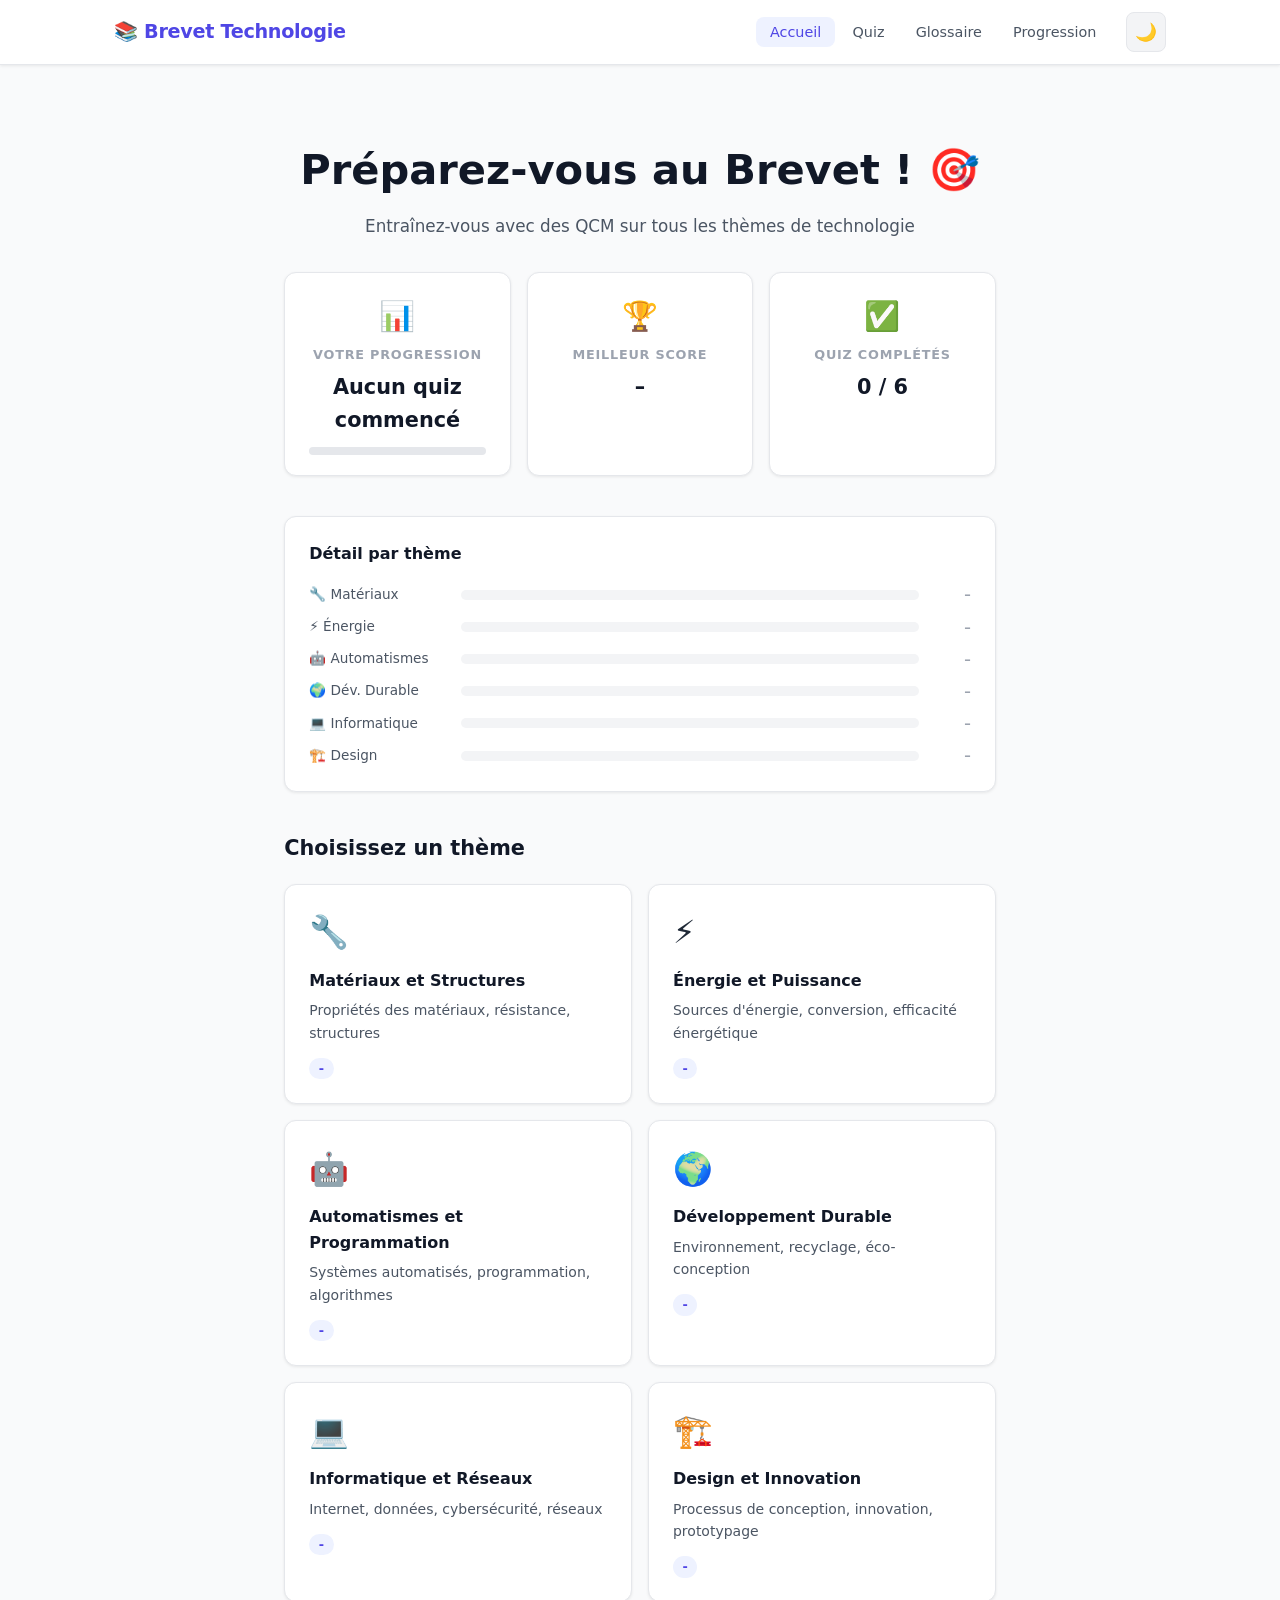
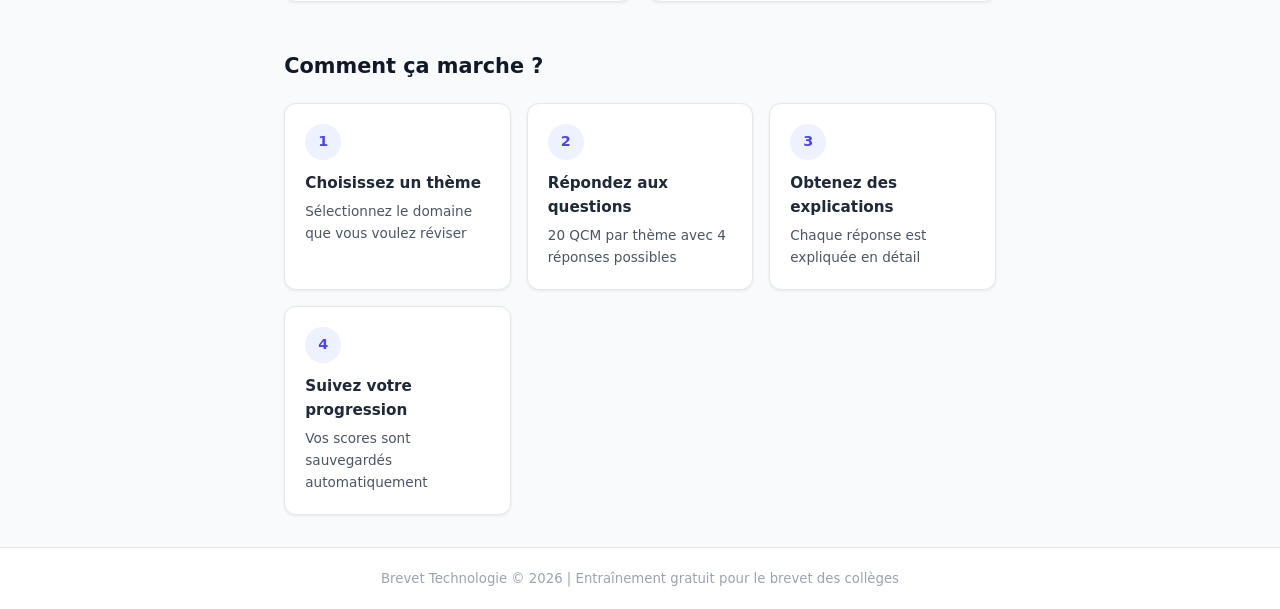
<file: index.html>
<!DOCTYPE html>
<html lang="fr">
<head>
    <meta charset="UTF-8">
    <meta name="viewport" content="width=device-width, initial-scale=1.0">
    <title>Brevet Technologie - Entraînement</title>
    <link rel="stylesheet" href="styles.css">
</head>
<body>
    <nav class="navbar">
        <div class="nav-container">
            <h1 class="logo">📚 Brevet Technologie</h1>
            <div style="display: flex; align-items: center; gap: 1rem;">
                <ul class="nav-links">
                    <li><a href="index.html" class="active">Accueil</a></li>
                    <li><a href="quiz.html">Quiz</a></li>
                    <li><a href="fiches.html">Glossaire</a></li>
                    <li><a href="#progression">Progression</a></li>
                </ul>
                <button id="theme-toggle" class="theme-toggle" title="Mode sombre" onclick="toggleDarkMode()">🌙</button>
            </div>
        </div>
    </nav>

    <div class="container">
        <header class="hero">
            <h1>Préparez-vous au Brevet ! 🎯</h1>
            <p>Entraînez-vous avec des QCM sur tous les thèmes de technologie</p>
        </header>

        <section class="stats-section" id="progression">
            <div class="stat-card">
                <div class="stat-icon">📊</div>
                <h3>Votre progression</h3>
                <p id="progression-text">Aucun quiz commencé</p>
                <div class="progress-bar">
                    <div class="progress-fill" id="progress-fill"></div>
                </div>
            </div>

            <div class="stat-card">
                <div class="stat-icon">🏆</div>
                <h3>Meilleur score</h3>
                <p id="best-score">-</p>
            </div>

            <div class="stat-card">
                <div class="stat-icon">✅</div>
                <h3>Quiz complétés</h3>
                <p id="completed-quizzes">0</p>
            </div>
        </section>

        <section class="progress-detail-section">
            <h2>Détail par thème</h2>
            <div id="progress-detail" class="progress-detail-grid">
                <p style="color:var(--gray-400);font-size:.9rem;">Complétez des quiz pour voir votre progression ici.</p>
            </div>
        </section>

        <section class="themes-section">
            <h2>Choisissez un thème</h2>
            <div class="themes-grid">
                <div class="theme-card" onclick="startQuiz('materiaux')">
                    <div class="theme-icon">🔧</div>
                    <h3>Matériaux et Structures</h3>
                    <p>Propriétés des matériaux, résistance, structures</p>
                    <div class="theme-stats">
                        <span id="score-materiaux">-</span>
                    </div>
                </div>

                <div class="theme-card" onclick="startQuiz('energie')">
                    <div class="theme-icon">⚡</div>
                    <h3>Énergie et Puissance</h3>
                    <p>Sources d'énergie, conversion, efficacité énergétique</p>
                    <div class="theme-stats">
                        <span id="score-energie">-</span>
                    </div>
                </div>

                <div class="theme-card" onclick="startQuiz('automatismes')">
                    <div class="theme-icon">🤖</div>
                    <h3>Automatismes et Programmation</h3>
                    <p>Systèmes automatisés, programmation, algorithmes</p>
                    <div class="theme-stats">
                        <span id="score-automatismes">-</span>
                    </div>
                </div>

                <div class="theme-card" onclick="startQuiz('developpement')">
                    <div class="theme-icon">🌍</div>
                    <h3>Développement Durable</h3>
                    <p>Environnement, recyclage, éco-conception</p>
                    <div class="theme-stats">
                        <span id="score-developpement">-</span>
                    </div>
                </div>

                <div class="theme-card" onclick="startQuiz('informatique')">
                    <div class="theme-icon">💻</div>
                    <h3>Informatique et Réseaux</h3>
                    <p>Internet, données, cybersécurité, réseaux</p>
                    <div class="theme-stats">
                        <span id="score-informatique">-</span>
                    </div>
                </div>

                <div class="theme-card" onclick="startQuiz('design')">
                    <div class="theme-icon">🏗️</div>
                    <h3>Design et Innovation</h3>
                    <p>Processus de conception, innovation, prototypage</p>
                    <div class="theme-stats">
                        <span id="score-design">-</span>
                    </div>
                </div>
            </div>
        </section>

        <section class="info-section">
            <h2>Comment ça marche ?</h2>
            <div class="info-grid">
                <div class="info-card">
                    <div class="info-number">1</div>
                    <h3>Choisissez un thème</h3>
                    <p>Sélectionnez le domaine que vous voulez réviser</p>
                </div>
                <div class="info-card">
                    <div class="info-number">2</div>
                    <h3>Répondez aux questions</h3>
                    <p>20 QCM par thème avec 4 réponses possibles</p>
                </div>
                <div class="info-card">
                    <div class="info-number">3</div>
                    <h3>Obtenez des explications</h3>
                    <p>Chaque réponse est expliquée en détail</p>
                </div>
                <div class="info-card">
                    <div class="info-number">4</div>
                    <h3>Suivez votre progression</h3>
                    <p>Vos scores sont sauvegardés automatiquement</p>
                </div>
            </div>
        </section>
    </div>

    <footer>
        <p>Brevet Technologie © 2026 | Entraînement gratuit pour le brevet des collèges</p>
    </footer>

    <script src="script.js"></script>
    <script>
        const THEMES = [
            { id: 'materiaux',     label: '🔧 Matériaux' },
            { id: 'energie',       label: '⚡ Énergie' },
            { id: 'automatismes',  label: '🤖 Automatismes' },
            { id: 'developpement', label: '🌍 Dév. Durable' },
            { id: 'informatique',  label: '💻 Informatique' },
            { id: 'design',        label: '🏗️ Design' }
        ];

        function scoreColor(s) {
            if (s >= 80) return '#16a34a';
            if (s >= 50) return '#d97706';
            return '#dc2626';
        }

        function loadProgress() {
            const scores = JSON.parse(localStorage.getItem('brevetsScores')) || {};
            let totalScore = 0, completedCount = 0, bestScore = 0;

            THEMES.forEach(({ id }) => {
                if (scores[id] !== undefined) {
                    const s = scores[id];
                    totalScore += s;
                    completedCount++;
                    bestScore = Math.max(bestScore, s);

                    // Badge score sur chaque carte thème
                    const el = document.getElementById(`score-${id}`);
                    if (el) {
                        el.textContent = `${s}%`;
                        el.style.background = scoreColor(s) + '22';
                        el.style.color = scoreColor(s);
                    }
                }
            });

            const avgScore = completedCount > 0 ? Math.round(totalScore / completedCount) : 0;

            // Stats globales
            document.getElementById('completed-quizzes').textContent = completedCount + ' / 6';
            document.getElementById('progression-text').textContent =
                completedCount > 0 ? `${avgScore}% de moyenne` : 'Aucun quiz commencé';

            // Barre de progression globale (délai pour l'animation CSS)
            setTimeout(() => {
                document.getElementById('progress-fill').style.width = avgScore + '%';
            }, 100);

            document.getElementById('best-score').textContent =
                bestScore > 0 ? `${bestScore}%` : '–';

            // Grille de progression détaillée
            const grid = document.getElementById('progress-detail');
            if (!grid) return;
            grid.innerHTML = '';
            THEMES.forEach(({ id, label }) => {
                const s = scores[id];
                const done = s !== undefined;
                const pct = done ? s : 0;
                const color = done ? scoreColor(s) : '#9ca3af';
                grid.innerHTML += `
                    <div class="prog-row">
                        <span class="prog-label">${label}</span>
                        <div class="prog-bar-wrap">
                            <div class="prog-bar-fill" style="width:${pct}%; background:${color}"></div>
                        </div>
                        <span class="prog-pct" style="color:${color}">${done ? pct + '%' : '–'}</span>
                    </div>`;
            });
        }

        function startQuiz(theme) {
            window.location.href = `quiz.html?theme=${theme}`;
        }

        window.addEventListener('load', loadProgress);
    </script>
</body>
</html>
</file>
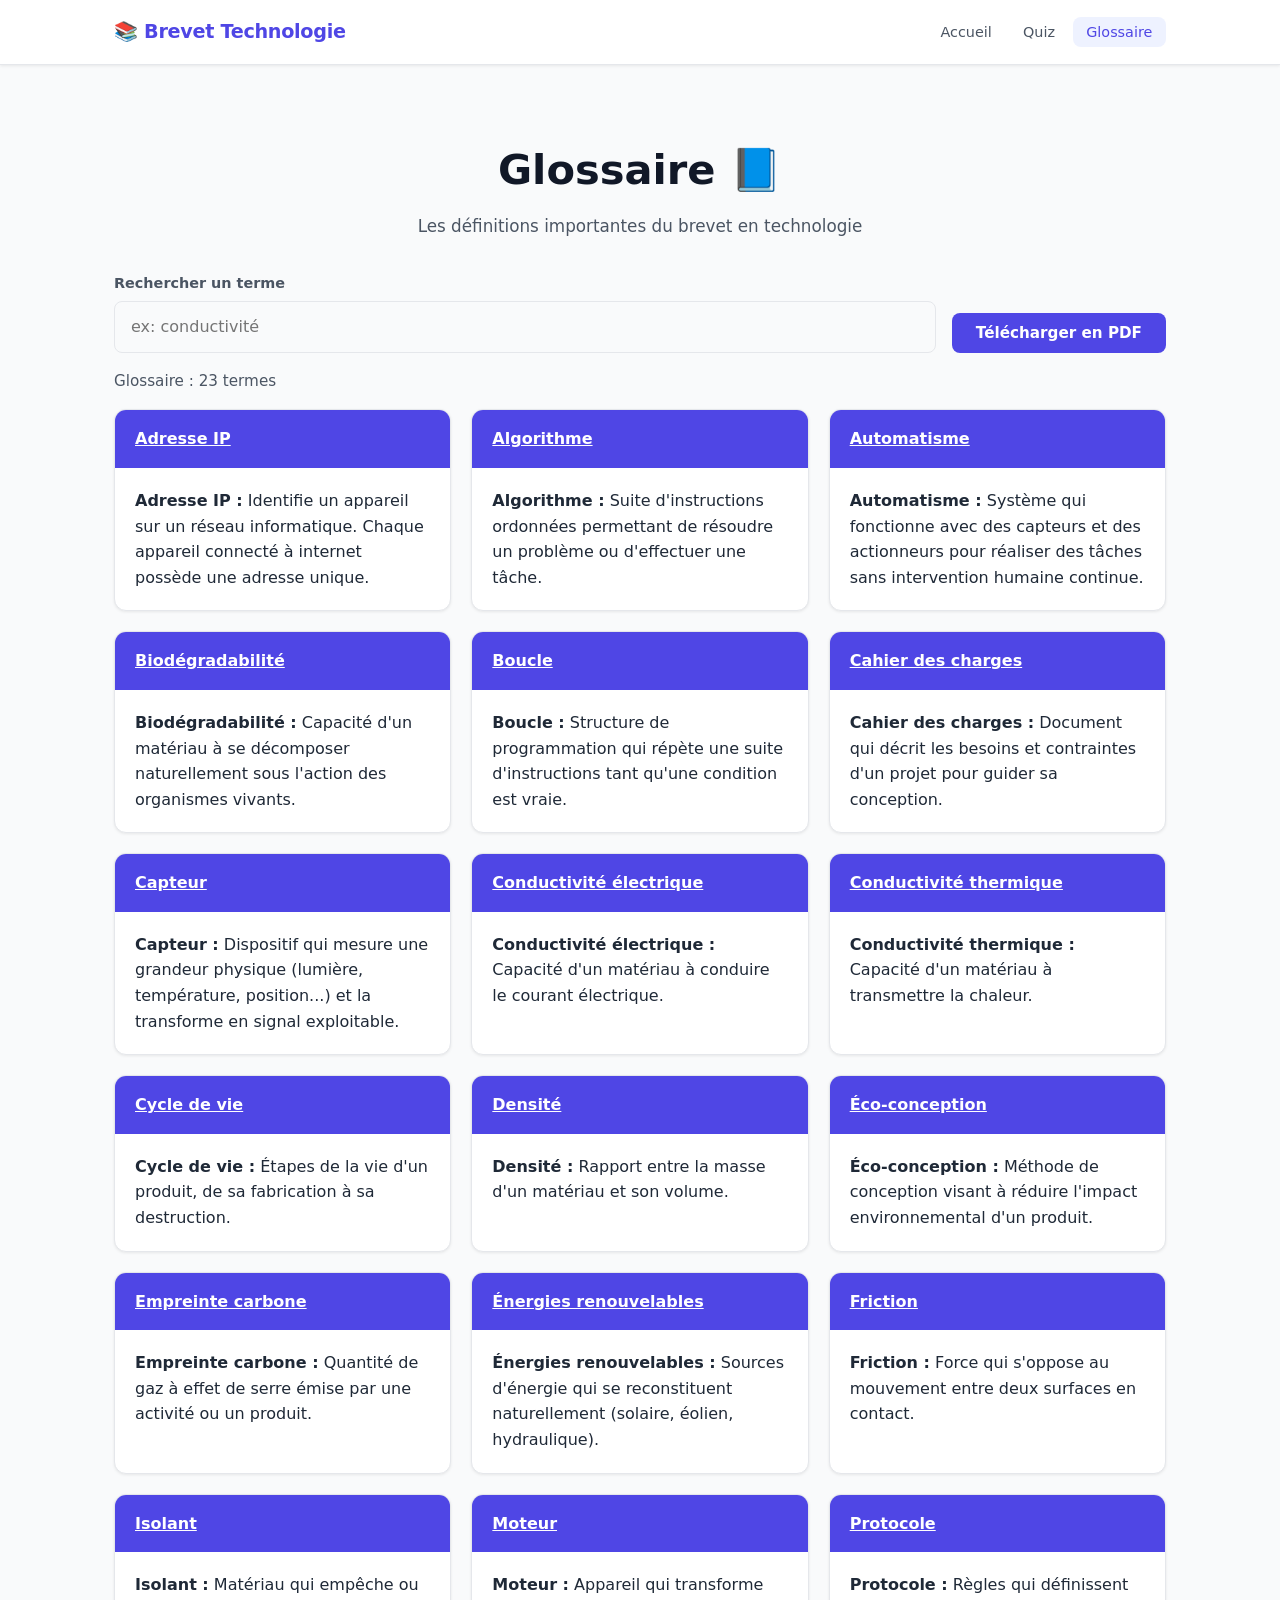
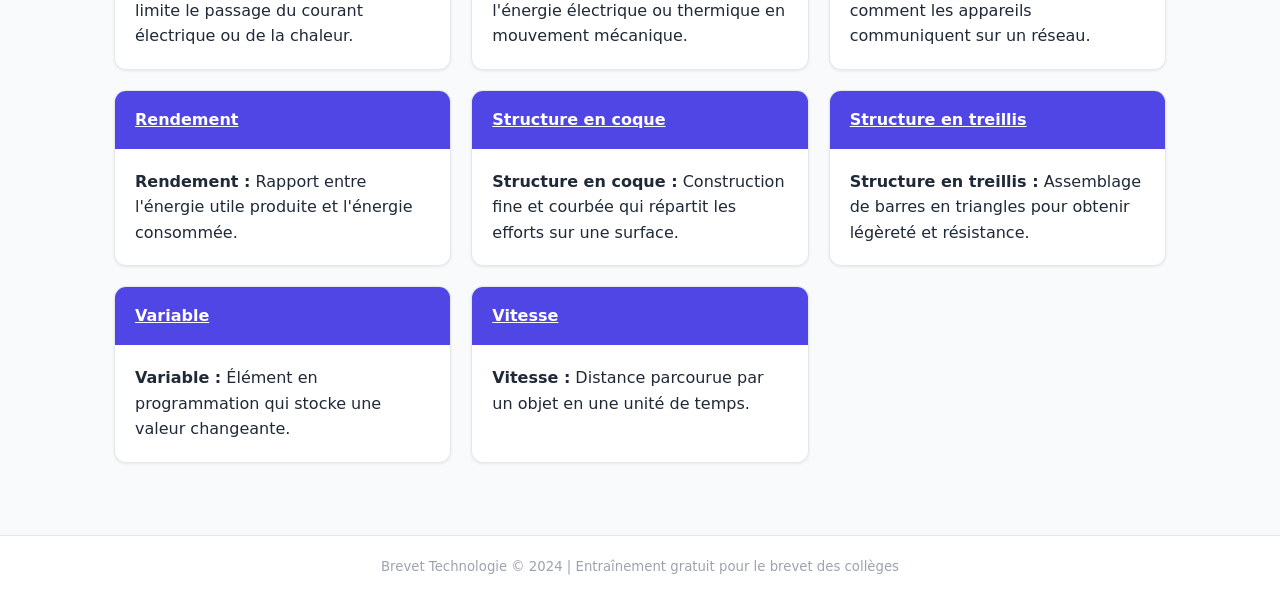
<file: fiches.html>
<!DOCTYPE html>
<html lang="fr">
<head>
    <meta charset="UTF-8">
    <meta name="viewport" content="width=device-width, initial-scale=1.0">
    <title>Glossaire - Brevet Technologie</title>
    <link rel="stylesheet" href="styles.css">
</head>
<body>
    <nav class="navbar">
        <div class="nav-container">
            <h1 class="logo">📚 Brevet Technologie</h1>
            <ul class="nav-links">
                <li><a href="index.html">Accueil</a></li>
                <li><a href="quiz.html">Quiz</a></li>
                <li><a href="fiches.html" class="active">Glossaire</a></li>
            </ul>
        </div>
    </nav>

    <div class="container">
        <header class="hero">
            <h1>Glossaire 📘</h1>
            <p>Les définitions importantes du brevet en technologie</p>
        </header>

        <div class="glossary-header">
            <div class="glossary-search">
                <label for="glossary-search-input">Rechercher un terme</label>
                <input id="glossary-search-input" type="search" placeholder="ex: conductivité" oninput="filterGlossary()" autocomplete="off">
            </div>
            <div class="glossary-actions">
                <button class="btn btn-primary" onclick="window.print()">Télécharger en PDF</button>
            </div>
        </div>

        <div id="glossary-count" class="glossary-count">Glossaire : 25 termes</div>

        <div class="fiches-container" id="glossary-container">
            <div class="fiche-card glossaire-entry">
                <div class="fiche-header">
                    <h2>Adresse IP</h2>
                </div>
                <div class="fiche-content">
                    <p><strong>Adresse IP :</strong> Identifie un appareil sur un réseau informatique. Chaque appareil connecté à internet possède une adresse unique.</p>
                </div>
            </div>
            <div class="fiche-card glossaire-entry">
                <div class="fiche-header">
                    <h2>Algorithme</h2>
                </div>
                <div class="fiche-content">
                    <p><strong>Algorithme :</strong> Suite d'instructions ordonnées permettant de résoudre un problème ou d'effectuer une tâche.</p>
                </div>
            </div>
            <div class="fiche-card glossaire-entry">
                <div class="fiche-header">
                    <h2>Automatisme</h2>
                </div>
                <div class="fiche-content">
                    <p><strong>Automatisme :</strong> Système qui fonctionne avec des capteurs et des actionneurs pour réaliser des tâches sans intervention humaine continue.</p>
                </div>
            </div>
            <div class="fiche-card glossaire-entry">
                <div class="fiche-header">
                    <h2>Biodégradabilité</h2>
                </div>
                <div class="fiche-content">
                    <p><strong>Biodégradabilité :</strong> Capacité d'un matériau à se décomposer naturellement sous l'action des organismes vivants.</p>
                </div>
            </div>
            <div class="fiche-card glossaire-entry">
                <div class="fiche-header">
                    <h2>Boucle</h2>
                </div>
                <div class="fiche-content">
                    <p><strong>Boucle :</strong> Structure de programmation qui répète une suite d'instructions tant qu'une condition est vraie.</p>
                </div>
            </div>
            <div class="fiche-card glossaire-entry">
                <div class="fiche-header">
                    <h2>Cahier des charges</h2>
                </div>
                <div class="fiche-content">
                    <p><strong>Cahier des charges :</strong> Document qui décrit les besoins et contraintes d'un projet pour guider sa conception.</p>
                </div>
            </div>
            <div class="fiche-card glossaire-entry">
                <div class="fiche-header">
                    <h2>Capteur</h2>
                </div>
                <div class="fiche-content">
                    <p><strong>Capteur :</strong> Dispositif qui mesure une grandeur physique (lumière, température, position...) et la transforme en signal exploitable.</p>
                </div>
            </div>
            <div class="fiche-card glossaire-entry">
                <div class="fiche-header">
                    <h2>Conductivité électrique</h2>
                </div>
                <div class="fiche-content">
                    <p><strong>Conductivité électrique :</strong> Capacité d'un matériau à conduire le courant électrique.</p>
                </div>
            </div>
            <div class="fiche-card glossaire-entry">
                <div class="fiche-header">
                    <h2>Conductivité thermique</h2>
                </div>
                <div class="fiche-content">
                    <p><strong>Conductivité thermique :</strong> Capacité d'un matériau à transmettre la chaleur.</p>
                </div>
            </div>
            <div class="fiche-card glossaire-entry">
                <div class="fiche-header">
                    <h2>Cycle de vie</h2>
                </div>
                <div class="fiche-content">
                    <p><strong>Cycle de vie :</strong> Étapes de la vie d'un produit, de sa fabrication à sa destruction.</p>
                </div>
            </div>
            <div class="fiche-card glossaire-entry">
                <div class="fiche-header">
                    <h2>Densité</h2>
                </div>
                <div class="fiche-content">
                    <p><strong>Densité :</strong> Rapport entre la masse d'un matériau et son volume.</p>
                </div>
            </div>
            <div class="fiche-card glossaire-entry">
                <div class="fiche-header">
                    <h2>Éco-conception</h2>
                </div>
                <div class="fiche-content">
                    <p><strong>Éco-conception :</strong> Méthode de conception visant à réduire l'impact environnemental d'un produit.</p>
                </div>
            </div>
            <div class="fiche-card glossaire-entry">
                <div class="fiche-header">
                    <h2>Empreinte carbone</h2>
                </div>
                <div class="fiche-content">
                    <p><strong>Empreinte carbone :</strong> Quantité de gaz à effet de serre émise par une activité ou un produit.</p>
                </div>
            </div>
            <div class="fiche-card glossaire-entry">
                <div class="fiche-header">
                    <h2>Énergies renouvelables</h2>
                </div>
                <div class="fiche-content">
                    <p><strong>Énergies renouvelables :</strong> Sources d'énergie qui se reconstituent naturellement (solaire, éolien, hydraulique).</p>
                </div>
            </div>
            <div class="fiche-card glossaire-entry">
                <div class="fiche-header">
                    <h2>Friction</h2>
                </div>
                <div class="fiche-content">
                    <p><strong>Friction :</strong> Force qui s'oppose au mouvement entre deux surfaces en contact.</p>
                </div>
            </div>
            <div class="fiche-card glossaire-entry">
                <div class="fiche-header">
                    <h2>Isolant</h2>
                </div>
                <div class="fiche-content">
                    <p><strong>Isolant :</strong> Matériau qui empêche ou limite le passage du courant électrique ou de la chaleur.</p>
                </div>
            </div>
            <div class="fiche-card glossaire-entry">
                <div class="fiche-header">
                    <h2>Moteur</h2>
                </div>
                <div class="fiche-content">
                    <p><strong>Moteur :</strong> Appareil qui transforme l'énergie électrique ou thermique en mouvement mécanique.</p>
                </div>
            </div>
            <div class="fiche-card glossaire-entry">
                <div class="fiche-header">
                    <h2>Protocole</h2>
                </div>
                <div class="fiche-content">
                    <p><strong>Protocole :</strong> Règles qui définissent comment les appareils communiquent sur un réseau.</p>
                </div>
            </div>
            <div class="fiche-card glossaire-entry">
                <div class="fiche-header">
                    <h2>Rendement</h2>
                </div>
                <div class="fiche-content">
                    <p><strong>Rendement :</strong> Rapport entre l'énergie utile produite et l'énergie consommée.</p>
                </div>
            </div>
            <div class="fiche-card glossaire-entry">
                <div class="fiche-header">
                    <h2>Structure en coque</h2>
                </div>
                <div class="fiche-content">
                    <p><strong>Structure en coque :</strong> Construction fine et courbée qui répartit les efforts sur une surface.</p>
                </div>
            </div>
            <div class="fiche-card glossaire-entry">
                <div class="fiche-header">
                    <h2>Structure en treillis</h2>
                </div>
                <div class="fiche-content">
                    <p><strong>Structure en treillis :</strong> Assemblage de barres en triangles pour obtenir légèreté et résistance.</p>
                </div>
            </div>
            <div class="fiche-card glossaire-entry">
                <div class="fiche-header">
                    <h2>Variable</h2>
                </div>
                <div class="fiche-content">
                    <p><strong>Variable :</strong> Élément en programmation qui stocke une valeur changeante.</p>
                </div>
            </div>
            <div class="fiche-card glossaire-entry">
                <div class="fiche-header">
                    <h2>Vitesse</h2>
                </div>
                <div class="fiche-content">
                    <p><strong>Vitesse :</strong> Distance parcourue par un objet en une unité de temps.</p>
                </div>
            </div>
        </div>
    </div>

    <footer>
        <p>Brevet Technologie © 2024 | Entraînement gratuit pour le brevet des collèges</p>
    </footer>

    <!-- Modal pour fiches détaillées -->
    <div id="detail-modal" class="modal" onclick="closeModal(event)">
        <div class="modal-content" onclick="event.stopPropagation()">
            <div class="modal-header">
                <h2 id="modal-title">Titre</h2>
                <button class="modal-close" onclick="closeModal()">✕</button>
            </div>
            <div class="modal-body" id="modal-body">
                <p>Contenu</p>
            </div>
            <div class="modal-footer">
                <button class="btn btn-secondary" onclick="closeModal()">Fermer</button>
            </div>
        </div>
    </div>

    <script>
        // Base de données des fiches détaillées
        const fichesDetaillees = {
            'Adresse IP': {
                titre: 'Adresse IP (Internet Protocol)',
                contenu: '<p><strong>Définition :</strong> Identifie de manière unique chaque appareil connecté à un réseau informatique ou à internet.</p><p><strong>Format :</strong> IPv4 (xxx.xxx.xxx.xxx) ou IPv6 (format plus long)</p><p><strong>Exemple :</strong> 192.168.1.1</p><p><strong>Rôle :</strong> Permet le routage des données entre les appareils en spécifiant l\'adresse source et destination.</p>'
            },
            'Algorithme': {
                titre: 'Algorithme',
                contenu: '<p><strong>Définition :</strong> Procédure étape par étape pour résoudre un problème ou accomplir une tâche.</p><p><strong>Caractéristiques :</strong></p><ul style="margin-left:1rem;"><li>Séquence logique d\'instructions</li><li>Début et fin clairs</li><li>Peut inclure des boucles et conditions</li></ul><p><strong>Exemple :</strong> Algorithme pour trier une liste, faire une recette de cuisine.</p>'
            },
            'Automatisme': {
                titre: 'Automatisme et Systèmes Automatisés',
                contenu: '<p><strong>Définition :</strong> Système capable de fonctionner indépendamment après sa programmation, sans intervention humaine continue.</p><p><strong>Composants :</strong></p><ul style="margin-left:1rem;"><li>Capteurs (détection)</li><li>Contrôleurs (traitement logique)</li><li>Actionneurs (exécution)</li></ul><p><strong>Exemples :</strong> Ascenseur, lave-linge, feu tricolore.</p>'
            },
            'Capteur': {
                titre: 'Capteur',
                contenu: '<p><strong>Définition :</strong> Dispositif qui détecte une grandeur physique et la transforme en signal exploitable (électrique généralement).</p><p><strong>Types courants :</strong></p><ul style="margin-left:1rem;"><li>Capteur de température</li><li>Capteur de lumière (LDR)</li><li>Capteur de proximité</li><li>Capteur de pression</li></ul><p><strong>Signal de sortie :</strong> Converti en information utilisable par le contrôleur.</p>'
            },
            'Rendement': {
                titre: 'Rendement Énergétique',
                contenu: '<p><strong>Définition :</strong> Rapport entre l\'énergie utile obtenue et l\'énergie totale consommée.</p><p><strong>Formule :</strong> η = (Énergie utile / Énergie totale) × 100%</p><p><strong>Exemples :</strong></p><ul style="margin-left:1rem;"><li>Ampoule incandescente : ~5% (95% perdus en chaleur)</li><li>LED : ~90%</li><li>Moteur mécanique : ~85%</li></ul><p><strong>Objectif :</strong> Augmenter le rendement pour réduire la consommation.</p>'
            },
            'Densité': {
                titre: 'Densité d\'un Matériau',
                contenu: '<p><strong>Définition :</strong> Rapport entre la masse d\'un objet et son volume.</p><p><strong>Formule :</strong> ρ = m / V</p><p><strong>Unité :</strong> kg/m³ ou g/cm³</p><p><strong>Exemples :</strong></p><ul style="margin-left:1rem;"><li>Eau : 1 g/cm³</li><li>Aluminium : 2.7 g/cm³</li><li>Acier : 7.8 g/cm³</li><li>Bois : 0.5-0.9 g/cm³</li></ul><p><strong>Application :</strong> Choisir des matériaux légers pour réduire la masse.</p>'
            },
            'Structure en treillis': {
                titre: 'Structure en Treillis',
                contenu: '<p><strong>Définition :</strong> Assemblage de barres minces formant des triangles pour obtenir légèreté et grande résistance.</p><p><strong>Avantages :</strong></p><ul style="margin-left:1rem;"><li>Légère (peu de matière)</li><li>Très résistante</li><li>Répartition efficace des efforts</li></ul><p><strong>Exemples :</strong> Ponts, tours Eiffel, structures aéronautiques.</p><p><strong>Principe :</strong> Le triangle est la forme la plus rigide, contrairement au rectangle.</p>'
            },
            'Boucle': {
                titre: 'Boucle en Programmation',
                contenu: '<p><strong>Définition :</strong> Structure de programmation qui répète une suite d\'instructions tant qu\'une condition est vraie.</p><p><strong>Types :</strong></p><ul style="margin-left:1rem;"><li>Boucle FOR : répète un nombre défini de fois</li><li>Boucle WHILE : répète tant qu\'une condition est vraie</li></ul><p><strong>Exemple :</strong> Afficher les nombres de 1 à 10.</p><p><strong>Syntaxe Python :</strong> for i in range(10)</p>'
            },
            'Cahier des charges': {
                titre: 'Cahier des Charges',
                contenu: '<p><strong>Définition :</strong> Document qui décrit précisément les besoins, contraintes et objectifs d\'un projet.</p><p><strong>Contenu :</strong></p><ul style="margin-left:1rem;"><li>Objectifs du projet</li><li>Exigences fonctionnelles</li><li>Contraintes (coût, délai, matériaux)</li><li>Critères de réussite</li></ul><p><strong>Importance :</strong> Guide la conception et permet de valider que le produit fini répond aux attentes.</p>'
            },
            'Conductivité électrique': {
                titre: 'Conductivité Électrique',
                contenu: '<p><strong>Définition :</strong> Capacité d\'un matériau à laisser passer le courant électrique.</p><p><strong>Bons conducteurs :</strong></p><ul style="margin-left:1rem;"><li>Cuivre (meilleur)</li><li>Argent</li><li>Aluminium</li><li>Acier</li></ul><p><strong>Isolants :</strong> Bois, plastique, verre, caoutchouc.</p><p><strong>Application :</strong> Choix des matériaux pour les fils électriques et câbles.</p>'
            },
            'Conductivité thermique': {
                titre: 'Conductivité Thermique',
                contenu: '<p><strong>Définition :</strong> Capacité d\'un matériau à conduire la chaleur.</p><p><strong>Bons conducteurs thermiques :</strong></p><ul style="margin-left:1rem;"><li>Métaux (cuivre, aluminium)</li><li>Efficaces pour dissiper la chaleur</li></ul><p><strong>Mauvais conducteurs (isolants) :</strong> Laine, liège, mousses, polystyrène.</p><p><strong>Application :</strong> Isolation thermique des maisons, dissipateurs de chaleur en électronique.</p>'
            },
            'Cycle de vie': {
                titre: 'Cycle de Vie d\'un Produit',
                contenu: '<p><strong>Définition :</strong> Ensemble des étapes d\'un produit de sa création à son élimination.</p><p><strong>Étapes :</strong></p><ul style="margin-left:1rem;"><li>Extraction des matières premières</li><li>Fabrication et transport</li><li>Utilisation par le consommateur</li><li>Fin de vie (recyclage ou destruction)</li></ul><p><strong>Importance :</strong> Évaluer l\'impact environnemental total du produit.</p>'
            },
            'Éco-conception': {
                titre: 'Éco-conception',
                contenu: '<p><strong>Définition :</strong> Méthode de conception visant à réduire l\'impact environnemental d\'un produit dès sa création.</p><p><strong>Principes :</strong></p><ul style="margin-left:1rem;"><li>Minimiser les matières premières</li><li>Utiliser des matériaux recyclables</li><li>Prévoir le recyclage en fin de vie</li><li>Réduire la consommation d\'énergie</li></ul><p><strong>Objectif :</strong> Créer un produit durable.</p>'
            },
            'Empreinte carbone': {
                titre: 'Empreinte Carbone',
                contenu: '<p><strong>Définition :</strong> Quantité totale de gaz à effet de serre (CO₂) émis par une activité, un produit ou une personne.</p><p><strong>Sources :</strong></p><ul style="margin-left:1rem;"><li>Fabrication du produit</li><li>Transport et logistique</li><li>Utilisation</li><li>Destruction</li></ul><p><strong>Unité :</strong> Kilogrammes ou tonnes équivalent CO₂ (kg CO₂eq).</p><p><strong>Objectif :</strong> Réduire les émissions pour lutter contre le changement climatique.</p>'
            },
            'Énergies renouvelables': {
                titre: 'Énergies Renouvelables',
                contenu: '<p><strong>Définition :</strong> Sources d\'énergie qui se reconstituent naturellement et peuvent être utilisées indéfiniment.</p><p><strong>Types :</strong></p><ul style="margin-left:1rem;"><li>Énergie solaire (panneaux photovoltaïques)</li><li>Énergie éolienne (éoliennes)</li><li>Énergie hydraulique (barrages)</li><li>Énergie géothermique (chaleur terrestre)</li><li>Biomasse (bois, déchets organiques)</li></ul><p><strong>Avantage :</strong> Respectueuses de l\'environnement et inépuisables.</p>'
            },
            'Friction': {
                titre: 'Friction (Frottement)',
                contenu: '<p><strong>Définition :</strong> Force qui s\'oppose au mouvement entre deux surfaces en contact.</p><p><strong>Types :</strong></p><ul style="margin-left:1rem;"><li>Friction statique : empêche le mouvement</li><li>Friction cinétique : ralentit le mouvement</li></ul><p><strong>Facteurs :</strong> Dépend des matériaux, de la rugosité, et de la force appliquée.</p><p><strong>Application :</strong> Freins automobiles, chaussures antidérapantes.</p>'
            },
            'Isolant': {
                titre: 'Matériau Isolant',
                contenu: '<p><strong>Définition :</strong> Matériau qui empêche ou limite le passage du courant électrique ou de la chaleur.</p><p><strong>Isolants thermiques :</strong> Laine, mousse, polystyrène, vermiculite.</p><p><strong>Isolants électriques :</strong> Plastique, caoutchouc, porcelaine, verre.</p><p><strong>Applications :</strong></p><ul style="margin-left:1rem;"><li>Gaines des fils électriques</li><li>Isolation des parois des maisons</li><li>Refroidisseurs de boisson</li></ul>'
            },
            'Moteur': {
                titre: 'Moteur',
                contenu: '<p><strong>Définition :</strong> Appareil qui transforme une forme d\'énergie en mouvement mécanique.</p><p><strong>Types :</strong></p><ul style="margin-left:1rem;"><li>Moteur électrique : énergie électrique → mouvement</li><li>Moteur thermique : énergie chimique (combustion) → mouvement</li><li>Moteur hydraulique : pression de fluide → mouvement</li></ul><p><strong>Rendement :</strong> Les moteurs électriques ont un rendement très élevé (~90%).</p>'
            },
            'Protocole': {
                titre: 'Protocole Réseau',
                contenu: '<p><strong>Définition :</strong> Ensemble de règles qui définissent comment les appareils communiquent sur un réseau.</p><p><strong>Protocoles courants :</strong></p><ul style="margin-left:1rem;"><li>TCP/IP : transmettre les données sur internet</li><li>HTTP/HTTPS : consulter des pages web</li><li>SMTP : envoyer des emails</li><li>DNS : traduire les domaines en adresses IP</li></ul><p><strong>Importance :</strong> Assure la compatibilité entre les appareils.</p>'
            },
            'Structure en coque': {
                titre: 'Structure en Coque',
                contenu: '<p><strong>Définition :</strong> Construction fine et courbe qui répartit les efforts sur toute sa surface.</p><p><strong>Caractéristiques :</strong></p><ul style="margin-left:1rem;"><li>Très légère</li><li>Extrêmement rigide</li><li>Répartition efficace des contraintes</li></ul><p><strong>Exemples :</strong> Coque d\'œuf, carrosserie automobile, fuselage d\'avion.</p><p><strong>Principe :</strong> La forme courbe augmente considérablement la résistance.</p>'
            },
            'Variable': {
                titre: 'Variable en Programmation',
                contenu: '<p><strong>Définition :</strong> Élément de programmation qui stocke une valeur (nombre, texte, booléen) pouvant changer.</p><p><strong>Déclaration :</strong> Créer une variable avec un nom et une valeur.</p><p><strong>Types :</strong></p><ul style="margin-left:1rem;"><li>Entiers (int) : 5, 42</li><li>Texte (string) : "Bonjour"</li><li>Décimaux (float) : 3.14</li><li>Booléens (bool) : True, False</li></ul><p><strong>Exemple Python :</strong> nom = "Alice"</p>'
            },
            'Vitesse': {
                titre: 'Vitesse',
                contenu: '<p><strong>Définition :</strong> Distance parcourue par un objet en une unité de temps.</p><p><strong>Formule :</strong> v = d / t (distance / temps)</p><p><strong>Unités :</strong></p><ul style="margin-left:1rem;"><li>m/s (mètres par seconde)</li><li>km/h (kilomètres par heure)</li><li>1 m/s = 3.6 km/h</li></ul><p><strong>Distinction :</strong> Vitesse moyenne vs vitesse instantanée.</p>'
            }
        };

        function openModal(terme) {
            const fiche = fichesDetaillees[terme] || { 
                titre: terme,
                contenu: '<p>Fiche détaillée à ajouter...</p>'
            };
            
            document.getElementById('modal-title').textContent = fiche.titre;
            document.getElementById('modal-body').innerHTML = fiche.contenu;
            document.getElementById('detail-modal').classList.add('show');
        }

        function closeModal(event) {
            if (event && event.target.id !== 'detail-modal') return;
            document.getElementById('detail-modal').classList.remove('show');
        }

        // Rendre les termes du glossaire cliquables
        document.addEventListener('DOMContentLoaded', function() {
            document.querySelectorAll('.glossaire-entry .fiche-header h2').forEach(el => {
                el.style.cursor = 'pointer';
                el.style.textDecoration = 'underline';
                el.addEventListener('click', function(e) {
                    openModal(this.textContent);
                });
            });
        });
    </script>

    <script>
        function getGlossaryCount() {
            return document.querySelectorAll('.glossaire-entry').length;
        }

        function updateGlossaryCount(count = null) {
            const countDisplay = document.getElementById('glossary-count');
            const visibleCount = count !== null ? count : getGlossaryCount();
            countDisplay.textContent = `Glossaire : ${visibleCount} terme${visibleCount > 1 ? 's' : ''}`;
        }

        function filterGlossary() {
            const query = document.getElementById('glossary-search-input').value.trim().toLowerCase();
            const entries = document.querySelectorAll('.glossaire-entry');
            let visibleCount = 0;

            entries.forEach(entry => {
                const text = entry.textContent.toLowerCase();
                if (text.includes(query)) {
                    entry.style.display = '';
                    visibleCount++;
                } else {
                    entry.style.display = 'none';
                }
            });

            updateGlossaryCount(visibleCount);
        }

        window.addEventListener('load', () => updateGlossaryCount());
    </script>
</body>
</html>
</file>
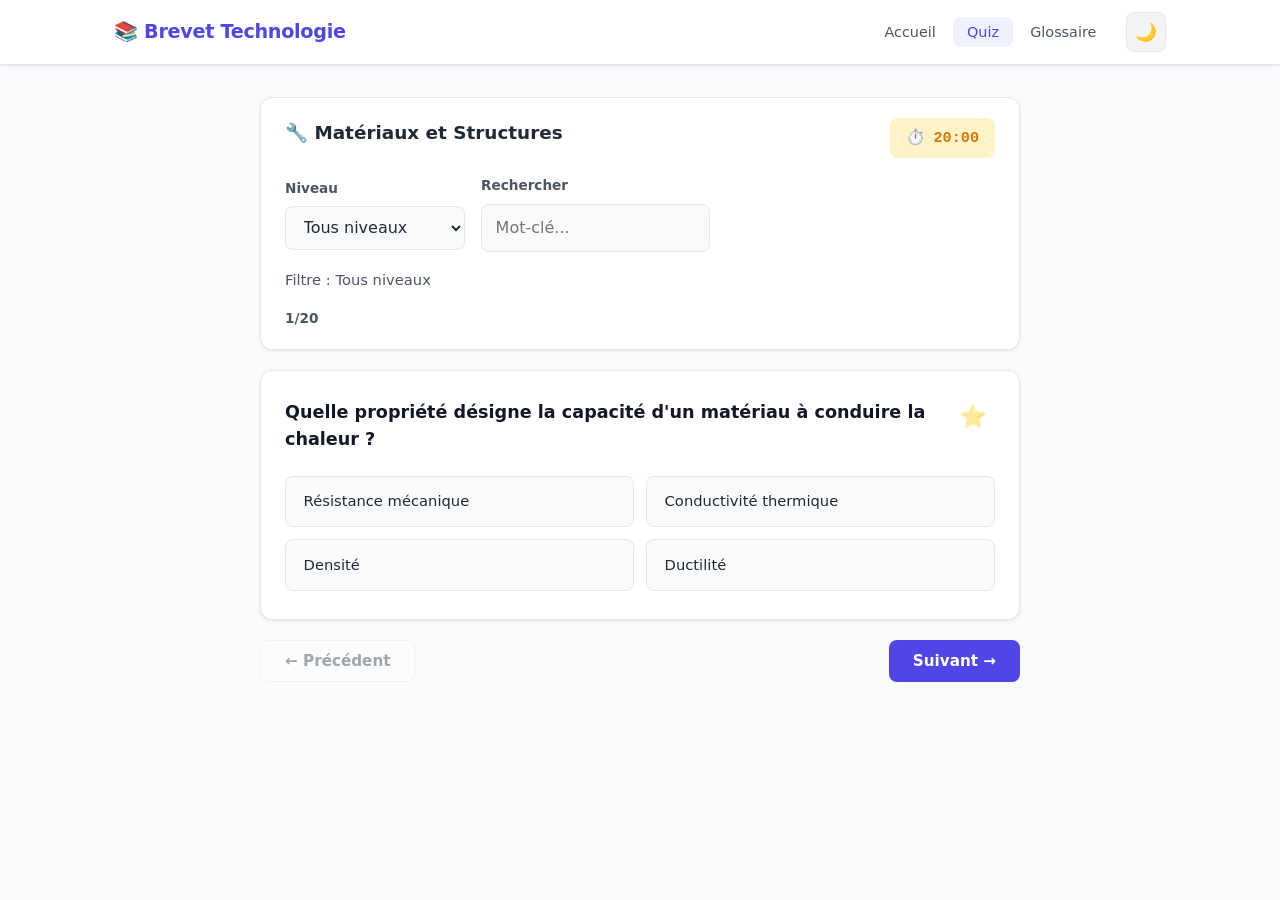
<file: quiz.html>
<!DOCTYPE html>
<html lang="fr">
<head>
    <meta charset="UTF-8">
    <meta name="viewport" content="width=device-width, initial-scale=1.0">
    <title>Quiz - Brevet Technologie</title>
    <link rel="stylesheet" href="styles.css">
</head>
<body>
    <nav class="navbar">
        <div class="nav-container">
            <h1 class="logo">📚 Brevet Technologie</h1>
            <div style="display: flex; align-items: center; gap: 1rem;">
                <ul class="nav-links">
                    <li><a href="index.html">Accueil</a></li>
                    <li><a href="quiz.html" class="active">Quiz</a></li>
                    <li><a href="fiches.html">Glossaire</a></li>
                </ul>
                <button id="theme-toggle" class="theme-toggle" title="Mode sombre" onclick="toggleDarkMode()">🌙</button>
            </div>
        </div>
    </nav>

    <div class="container">
        <div id="quiz-container" class="quiz-container">
            <div class="quiz-header">
                <div style="display: flex; justify-content: space-between; align-items: start; margin-bottom: 1rem; gap: 1rem; flex-wrap: wrap;">
                    <div>
                        <h2 id="theme-title"></h2>
                    </div>
                    <div class="quiz-timer">
                        <span id="timer-display">20:00</span>
                    </div>
                </div>

                <div class="quiz-options">
                    <div class="option-block">
                        <label for="difficulty-select">Niveau</label>
                        <select id="difficulty-select" onchange="applyFilters()">
                            <option value="all">Tous niveaux</option>
                            <option value="easy">Facile</option>
                            <option value="medium">Intermédiaire</option>
                            <option value="hard">Difficile</option>
                        </select>
                    </div>
                    <div class="option-block search-block">
                        <label for="search-input">Rechercher</label>
                        <input id="search-input" type="search" placeholder="Mot-clé..." oninput="applyFilters()" autocomplete="off">
                    </div>
                </div>
                <p id="filter-message" class="filter-message">Affiche toutes les questions du thème.</p>
                <div id="no-results" class="no-results" style="display:none;">
                    <p>Aucune question trouvée. Essayez un autre mot-clé ou niveau.</p>
                </div>
                <div class="quiz-progress">
                    <span id="question-counter">1/20</span>
                    <div class="progress-bar">
                        <div class="progress-fill" id="quiz-progress"></div>
                    </div>
                </div>
            </div>

            <div class="question-section">
                <div style="display: flex; justify-content: space-between; align-items: start; gap: 1rem;">
                    <h3 id="question-text" style="flex: 1;"></h3>
                    <button id="favorite-btn" class="favorite-btn" title="Ajouter aux favoris" onclick="toggleFavorite()">⭐</button>
                </div>
                <div class="answers-grid" id="answers-grid"></div>
            </div>

            <div class="quiz-controls">
                <button id="prev-btn" class="btn btn-secondary" onclick="previousQuestion()">← Précédent</button>
                <button id="next-btn" class="btn btn-primary" onclick="nextQuestion()">Suivant →</button>
            </div>
        </div>

        <div id="results-container" class="results-container" style="display: none;">
            <div class="results-card">
                <h2>Résultats</h2>
                <div class="score-display">
                    <div class="score-circle">
                        <span id="final-score">0</span>%
                    </div>
                </div>
                <p id="score-message"></p>
                
                <div class="results-stats">
                    <div class="result-stat">
                        <span class="stat-label">Bonnes réponses</span>
                        <span class="stat-value" id="correct-count">0</span>
                    </div>
                    <div class="result-stat">
                        <span class="stat-label">Mauvaises réponses</span>
                        <span class="stat-value" id="wrong-count">0</span>
                    </div>
                </div>

                <div class="review-section">
                    <h3>Revoir vos réponses</h3>
                    <div id="review-container"></div>
                </div>

                <div class="results-actions">
                    <button class="btn btn-primary" onclick="location.href='index.html'">Retour à l'accueil</button>
                    <button class="btn btn-secondary" onclick="location.reload()">Recommencer</button>
                </div>
            </div>
        </div>
    </div>

    <script src="script.js"></script>
    <script src="questions.js"></script>
    <script>
        let currentQuestion = 0;
        let userAnswers = [];
        let currentTheme = '';
        let quizQuestions = [];
        let allQuizQuestions = [];
        let currentDifficulty = 'all';
        let currentSearch = '';

        function initQuiz() {
            const params = new URLSearchParams(window.location.search);
            currentTheme = params.get('theme') || 'materiaux';
            
            const themeTitles = {
                'materiaux': '🔧 Matériaux et Structures',
                'energie': '⚡ Énergie et Puissance',
                'automatismes': '🤖 Automatismes et Programmation',
                'developpement': '🌍 Développement Durable',
                'informatique': '💻 Informatique et Réseaux',
                'design': '🏗️ Design et Innovation'
            };

            document.getElementById('theme-title').textContent = themeTitles[currentTheme];
            currentDifficulty = 'all';
            currentSearch = '';
            document.getElementById('difficulty-select').value = 'all';
            document.getElementById('search-input').value = '';
            document.getElementById('filter-message').textContent = 'Affiche toutes les questions du thème.';

            const rawQuestions = allQuestions[currentTheme] || [];
            allQuizQuestions = rawQuestions.map((question, index) => ({
                ...question,
                difficulty: question.difficulty || getDefaultDifficulty(index, rawQuestions.length)
            }));

            applyFilters();
            startTimer(20); // Démarrer le timer de 20 minutes
        }

        function getDefaultDifficulty(index, length) {
            const chunk = Math.ceil(length / 3);
            if (index < chunk) return 'easy';
            if (index < chunk * 2) return 'medium';
            return 'hard';
        }

        function applyFilters() {
            currentDifficulty = document.getElementById('difficulty-select').value;
            currentSearch = document.getElementById('search-input').value.trim().toLowerCase();

            quizQuestions = allQuizQuestions.filter(q => {
                const matchesDifficulty = currentDifficulty === 'all' || q.difficulty === currentDifficulty;
                const matchesSearch = currentSearch === '' || q.question.toLowerCase().includes(currentSearch);
                return matchesDifficulty && matchesSearch;
            });

            if (quizQuestions.length === 0) {
                document.getElementById('quiz-container').style.display = 'none';
                document.getElementById('results-container').style.display = 'none';
                const noResults = document.getElementById('no-results');
                if (noResults) noResults.style.display = 'block';
                document.getElementById('filter-message').textContent = 'Aucune question ne correspond à votre recherche ou niveau.';
                return;
            }

            const noResults = document.getElementById('no-results');
            if (noResults) noResults.style.display = 'none';
            document.getElementById('quiz-container').style.display = 'block';
            document.getElementById('results-container').style.display = 'none';
            currentQuestion = 0;
            userAnswers = new Array(quizQuestions.length).fill(null);
            updateFilterMessage();
            displayQuestion();
        }

        function updateFilterMessage() {
            const label = document.getElementById('filter-message');
            const difficultyLabel = currentDifficulty === 'all' ? 'Tous niveaux' : currentDifficulty === 'easy' ? 'Facile' : currentDifficulty === 'medium' ? 'Intermédiaire' : 'Difficile';
            if (currentSearch === '') {
                label.textContent = `Filtre : ${difficultyLabel}`;
            } else {
                label.textContent = `Filtre : ${difficultyLabel} • Recherche : "${currentSearch}"`;
            }
        }

        function displayQuestion() {
            const question = quizQuestions[currentQuestion];
            document.getElementById('question-text').textContent = question.question;
            document.getElementById('question-counter').textContent = `${currentQuestion + 1}/${quizQuestions.length}`;
            
            const progress = ((currentQuestion + 1) / quizQuestions.length) * 100;
            document.getElementById('quiz-progress').style.width = progress + '%';

            const answersGrid = document.getElementById('answers-grid');
            answersGrid.innerHTML = '';

            question.answers.forEach((answer, index) => {
                const button = document.createElement('button');
                button.className = 'answer-btn';
                button.textContent = answer;
                button.onclick = () => selectAnswer(index);
                
                if (userAnswers[currentQuestion] === index) {
                    button.classList.add('selected');
                }
                
                answersGrid.appendChild(button);
            });

            document.getElementById('prev-btn').disabled = currentQuestion === 0;
            document.getElementById('next-btn').textContent = currentQuestion === quizQuestions.length - 1 ? 'Terminer' : 'Suivant →';
            
            // Mettre à jour l'état du bouton favoris
            const favBtn = document.getElementById('favorite-btn');
            const favorites = getFavorites(currentTheme);
            if (favorites.includes(currentQuestion)) {
                favBtn.classList.add('marked');
            } else {
                favBtn.classList.remove('marked');
            }
        }

        function selectAnswer(index) {
            userAnswers[currentQuestion] = index;
            displayQuestion();
        }

        function nextQuestion() {
            if (currentQuestion < quizQuestions.length - 1) {
                currentQuestion++;
                displayQuestion();
            } else {
                showResults();
            }
        }

        function previousQuestion() {
            if (currentQuestion > 0) {
                currentQuestion--;
                displayQuestion();
            }
        }

        // Fonction pour ajouter/enlever un favoris
        function toggleFavorite() {
            const favorites = getFavorites(currentTheme);
            const index = favorites.indexOf(currentQuestion);
            
            if (index > -1) {
                favorites.splice(index, 1); // Enlever
            } else {
                favorites.push(currentQuestion); // Ajouter
            }
            
            localStorage.setItem(`favorites_${currentTheme}`, JSON.stringify(favorites));
            
            // Rafraîchir l'affichage
            displayQuestion();
        }

        function showResults() {
            stopTimer(); // Arrêter le timer
            let correctCount = 0;
            userAnswers.forEach((answer, index) => {
                if (answer === quizQuestions[index].correct) {
                    correctCount++;
                }
            });

            const score = Math.round((correctCount / quizQuestions.length) * 100);
            
            // Sauvegarder le score
            const scores = JSON.parse(localStorage.getItem('brevetsScores')) || {};
            scores[currentTheme] = score;
            localStorage.setItem('brevetsScores', JSON.stringify(scores));

            document.getElementById('quiz-container').style.display = 'none';
            document.getElementById('results-container').style.display = 'block';
            document.getElementById('final-score').textContent = score;
            document.getElementById('correct-count').textContent = correctCount;
            document.getElementById('wrong-count').textContent = quizQuestions.length - correctCount;

            const messages = {
                90: '🏆 Excellent ! Vous maîtrisez ce thème !',
                70: '👍 Très bien ! Continuez vos révisions',
                50: '📚 Pas mal, mais il y a encore du travail',
                0: '💪 Continuez vos efforts !'
            };

            let message = messages[0];
            if (score >= 90) message = messages[90];
            else if (score >= 70) message = messages[70];
            else if (score >= 50) message = messages[50];

            document.getElementById('score-message').textContent = message;

            // Afficher les réponses
            const reviewContainer = document.getElementById('review-container');
            reviewContainer.innerHTML = '';

            quizQuestions.forEach((q, index) => {
                const isCorrect = userAnswers[index] === q.correct;
                const reviewItem = document.createElement('div');
                reviewItem.className = `review-item ${isCorrect ? 'correct' : 'incorrect'}`;
                
                reviewItem.innerHTML = `
                    <div class="review-question">
                        <strong>Question ${index + 1}:</strong> ${q.question}
                    </div>
                    <div class="review-answer">
                        <p><strong>Votre réponse:</strong> ${q.answers[userAnswers[index]]}</p>
                        <p><strong>Bonne réponse:</strong> ${q.answers[q.correct]}</p>
                        <p><strong>Explication:</strong> ${q.explanation}</p>
                    </div>
                `;
                
                reviewContainer.appendChild(reviewItem);
            });
        }

        window.addEventListener('load', initQuiz);
    </script>
</body>
</html>
</file>
<file: styles.css>
/* ===== RESET & BASE ===== */
*, *::before, *::after {
    box-sizing: border-box;
    margin: 0;
    padding: 0;
}

:root {
    --primary: #4f46e5;
    --primary-light: #eef2ff;
    --primary-dark: #3730a3;
    --success: #16a34a;
    --success-light: #dcfce7;
    --danger: #dc2626;
    --danger-light: #fee2e2;
    --warning: #d97706;
    --warning-light: #fef3c7;
    --gray-50: #f9fafb;
    --gray-100: #f3f4f6;
    --gray-200: #e5e7eb;
    --gray-400: #9ca3af;
    --gray-600: #4b5563;
    --gray-800: #1f2937;
    --gray-900: #111827;
    --bg-primary: #fff;
    --bg-secondary: #f9fafb;
    --text-primary: #1f2937;
    --text-secondary: #4b5563;
    --border-color: #e5e7eb;
    --radius: 12px;
    --radius-sm: 8px;
    --shadow-sm: 0 1px 3px rgba(0,0,0,.08);
    --shadow: 0 4px 16px rgba(0,0,0,.10);
    --shadow-lg: 0 8px 32px rgba(0,0,0,.12);
    --transition: .2s ease;
}

body.dark-mode {
    --gray-50: #0f172a;
    --gray-100: #1e293b;
    --gray-200: #334155;
    --gray-400: #94a3b8;
    --gray-600: #cbd5e1;
    --gray-800: #e2e8f0;
    --gray-900: #f1f5f9;
    --bg-primary: #1e293b;
    --bg-secondary: #0f172a;
    --text-primary: #f1f5f9;
    --text-secondary: #cbd5e1;
    --border-color: #334155;
}

body {
    font-family: 'Segoe UI', system-ui, -apple-system, sans-serif;
    background: var(--bg-secondary);
    color: var(--text-primary);
    line-height: 1.6;
    min-height: 100vh;
    display: flex;
    flex-direction: column;
}

/* ===== NAVBAR ===== */
.navbar {
    background: var(--bg-primary);
    border-bottom: 1px solid var(--border-color);
    position: sticky;
    top: 0;
    z-index: 100;
    box-shadow: var(--shadow-sm);
}

.nav-container {
    max-width: 1100px;
    margin: 0 auto;
    padding: 0 1.5rem;
    height: 64px;
    display: flex;
    align-items: center;
    justify-content: space-between;
}

.logo {
    font-size: 1.2rem;
    font-weight: 700;
    color: var(--primary);
    letter-spacing: -.3px;
}

.nav-links {
    list-style: none;
    display: flex;
    gap: .25rem;
}

.nav-links a {
    text-decoration: none;
    color: var(--gray-600);
    font-size: .9rem;
    font-weight: 500;
    padding: .45rem .85rem;
    border-radius: var(--radius-sm);
    transition: background var(--transition), color var(--transition);
}

.nav-links a:hover {
    background: var(--gray-100);
    color: var(--gray-900);
}

.nav-links a.active {
    background: var(--primary-light);
    color: var(--primary);
}

/* ===== LAYOUT ===== */
.container {
    max-width: 1100px;
    margin: 0 auto;
    padding: 2rem 1.5rem;
    flex: 1;
}

/* ===== HERO ===== */
.hero {
    text-align: center;
    padding: 2.5rem 1rem 2rem;
}

.hero h1 {
    font-size: clamp(1.8rem, 4vw, 2.6rem);
    font-weight: 700;
    color: var(--gray-900);
    margin-bottom: .6rem;
}

.hero p {
    font-size: 1.05rem;
    color: var(--gray-600);
}

/* ===== STATS SECTION ===== */
.stats-section {
    display: grid;
    grid-template-columns: repeat(auto-fit, minmax(220px, 1fr));
    gap: 1rem;
    margin-bottom: 2.5rem;
}

.stat-card {
    background: var(--bg-primary);
    border: 1px solid var(--border-color);
    border-radius: var(--radius);
    padding: 1.25rem 1.5rem;
    text-align: center;
    box-shadow: var(--shadow-sm);
}

.stat-icon {
    font-size: 1.8rem;
    margin-bottom: .4rem;
}

.stat-card h3 {
    font-size: .8rem;
    text-transform: uppercase;
    letter-spacing: .06em;
    color: var(--gray-400);
    margin-bottom: .3rem;
}

.stat-card p {
    font-size: 1.3rem;
    font-weight: 700;
    color: var(--gray-900);
}

/* ===== PROGRESS BAR ===== */
.progress-bar {
    background: var(--gray-200);
    border-radius: 99px;
    height: 8px;
    overflow: hidden;
    margin-top: .6rem;
}

.progress-fill {
    height: 100%;
    background: linear-gradient(90deg, var(--primary), #818cf8);
    border-radius: 99px;
    transition: width .6s ease;
    width: 0%;
}

/* ===== PROGRESSION DÉTAILLÉE ===== */
.progress-detail-section {
    background: #fff;
    border: 1px solid var(--gray-200);
    border-radius: var(--radius);
    padding: 1.5rem;
    margin-bottom: 2.5rem;
    box-shadow: var(--shadow-sm);
}

.progress-detail-section h2 {
    font-size: 1rem;
    font-weight: 700;
    margin-bottom: 1.1rem;
    color: var(--gray-900);
}

.progress-detail-grid {
    display: flex;
    flex-direction: column;
    gap: .65rem;
}

.prog-row {
    display: grid;
    grid-template-columns: 140px 1fr 40px;
    align-items: center;
    gap: .75rem;
}

.prog-label {
    font-size: .85rem;
    color: var(--gray-600);
    white-space: nowrap;
    overflow: hidden;
    text-overflow: ellipsis;
}

.prog-bar-wrap {
    background: var(--gray-100);
    border-radius: 99px;
    height: 10px;
    overflow: hidden;
}

.prog-bar-fill {
    height: 100%;
    border-radius: 99px;
    transition: width .7s ease;
    min-width: 0;
}

.prog-pct {
    font-size: .82rem;
    font-weight: 700;
    text-align: right;
}

@media (max-width: 480px) {
    .prog-row { grid-template-columns: 110px 1fr 36px; }
}

/* ===== THEMES SECTION ===== */
.themes-section h2,
.info-section h2 {
    font-size: 1.3rem;
    font-weight: 700;
    margin-bottom: 1.2rem;
    color: var(--gray-900);
}

.themes-grid {
    display: grid;
    grid-template-columns: repeat(auto-fill, minmax(280px, 1fr));
    gap: 1rem;
    margin-bottom: 3rem;
}

.theme-card {
    background: var(--bg-primary);
    border: 1px solid var(--border-color);
    border-radius: var(--radius);
    padding: 1.4rem 1.5rem;
    cursor: pointer;
    transition: transform var(--transition), box-shadow var(--transition), border-color var(--transition);
    box-shadow: var(--shadow-sm);
}

.theme-card:hover {
    transform: translateY(-3px);
    box-shadow: var(--shadow);
    border-color: var(--primary);
}

.theme-icon {
    font-size: 2rem;
    margin-bottom: .6rem;
}

.theme-card h3 {
    font-size: 1rem;
    font-weight: 700;
    margin-bottom: .35rem;
    color: var(--gray-900);
}

.theme-card p {
    font-size: .875rem;
    color: var(--gray-600);
    margin-bottom: .7rem;
}

.theme-stats span {
    font-size: .8rem;
    font-weight: 600;
    color: var(--primary);
    background: var(--primary-light);
    padding: .2rem .6rem;
    border-radius: 99px;
}

/* ===== INFO SECTION ===== */
.info-grid {
    display: grid;
    grid-template-columns: repeat(auto-fill, minmax(200px, 1fr));
    gap: 1rem;
}

.info-card {
    background: #fff;
    border: 1px solid var(--gray-200);
    border-radius: var(--radius);
    padding: 1.25rem;
    box-shadow: var(--shadow-sm);
}

.info-number {
    width: 36px;
    height: 36px;
    border-radius: 50%;
    background: var(--primary-light);
    color: var(--primary);
    font-weight: 700;
    font-size: .9rem;
    display: flex;
    align-items: center;
    justify-content: center;
    margin-bottom: .7rem;
}

.info-card h3 {
    font-size: .95rem;
    font-weight: 700;
    margin-bottom: .35rem;
}

.info-card p {
    font-size: .85rem;
    color: var(--gray-600);
}

/* ===== FICHES ===== */
.fiches-container {
    display: grid;
    grid-template-columns: repeat(auto-fill, minmax(320px, 1fr));
    gap: 1.25rem;
    margin-bottom: 2.5rem;
}

.glossary-header {
    display: flex;
    justify-content: space-between;
    align-items: flex-end;
    gap: 1rem;
    margin-bottom: 1rem;
    flex-wrap: wrap;
}

.glossary-search {
    display: flex;
    flex-direction: column;
    gap: .4rem;
    min-width: 260px;
    flex: 1;
}

.glossary-search label {
    font-size: .9rem;
    color: var(--gray-600);
    font-weight: 600;
}

.glossary-search input {
    width: 100%;
    padding: .75rem 1rem;
    border-radius: var(--radius-sm);
    border: 1.5px solid var(--border-color);
    background: var(--bg-secondary);
    color: var(--text-primary);
    font: inherit;
}

.glossary-actions {
    display: flex;
    align-items: center;
}

.glossary-count {
    margin-bottom: 1rem;
    color: var(--gray-600);
    font-size: .95rem;
}

.fiche-card {
    background: var(--bg-primary);
    border: 1px solid var(--border-color);
    border-radius: var(--radius);
    overflow: hidden;
    box-shadow: var(--shadow-sm);
    transition: box-shadow var(--transition);
}

.fiche-card:hover {
    box-shadow: var(--shadow);
}

.fiche-header {
    background: var(--primary);
    color: #fff;
    padding: 1rem 1.25rem;
}

.fiche-header h2 {
    font-size: 1rem;
    font-weight: 700;
}

.fiche-content {
    padding: 1.25rem;
}

.fiche-content h3 {
    font-size: .85rem;
    text-transform: uppercase;
    letter-spacing: .06em;
    color: var(--primary);
    margin: 1rem 0 .5rem;
    font-weight: 700;
}

.fiche-content h3:first-child {
    margin-top: 0;
}

.fiche-content ul {
    list-style: none;
    display: flex;
    flex-direction: column;
    gap: .35rem;
}

.fiche-content li {
    font-size: .875rem;
    color: var(--gray-600);
    padding-left: 1rem;
    position: relative;
}

.fiche-content li::before {
    content: '•';
    color: var(--primary);
    position: absolute;
    left: 0;
}

.fiche-content strong {
    color: var(--gray-800);
}

/* ===== TIPS SECTION ===== */
.tips-section {
    background: var(--primary-light);
    border-radius: var(--radius);
    padding: 1.75rem;
    margin-bottom: 2rem;
}

.tips-section h2 {
    font-size: 1.2rem;
    font-weight: 700;
    margin-bottom: 1rem;
    color: var(--primary-dark);
}

.tips-grid {
    display: grid;
    grid-template-columns: repeat(auto-fill, minmax(180px, 1fr));
    gap: 1rem;
}

.tip-card {
    background: #fff;
    border-radius: var(--radius-sm);
    padding: 1rem;
    box-shadow: var(--shadow-sm);
}

.tip-card h3 {
    font-size: .9rem;
    font-weight: 700;
    margin-bottom: .3rem;
    color: var(--primary);
}

.tip-card p {
    font-size: .83rem;
    color: var(--gray-600);
}

/* ===== QUIZ ===== */
.quiz-container {
    max-width: 760px;
    margin: 0 auto;
}

.quiz-header {
    background: #fff;
    border: 1px solid var(--gray-200);
    border-radius: var(--radius);
    padding: 1.25rem 1.5rem;
    margin-bottom: 1.25rem;
    box-shadow: var(--shadow-sm);
}

.quiz-header h2 {
    font-size: 1.15rem;
    font-weight: 700;
    margin-bottom: .75rem;
}

.quiz-options {
    display: flex;
    flex-wrap: wrap;
    gap: 1rem;
    margin-bottom: 1rem;
    align-items: center;
}

.option-block {
    display: flex;
    flex-direction: column;
    gap: .4rem;
    min-width: 180px;
}

.option-block label {
    font-size: .85rem;
    color: var(--gray-600);
    font-weight: 600;
}

.option-block select,
.option-block input {
    background: var(--bg-secondary);
    color: var(--text-primary);
    border: 1.5px solid var(--border-color);
    border-radius: var(--radius-sm);
    padding: .65rem .85rem;
    font: inherit;
    outline: none;
    width: 100%;
}

.option-block input {
    min-width: 220px;
}

.filter-message {
    margin: 0 0 1rem;
    color: var(--gray-600);
    font-size: .92rem;
}

.no-results {
    background: var(--danger-light);
    color: var(--danger);
    border: 1px solid var(--danger);
    border-radius: var(--radius-sm);
    padding: 1rem 1.25rem;
    margin-bottom: 1rem;
    text-align: center;
}

.quiz-progress {
    display: flex;
    align-items: center;
    gap: .75rem;
}

#question-counter {
    font-size: .85rem;
    font-weight: 600;
    color: var(--gray-600);
    white-space: nowrap;
    min-width: 36px;
}

.question-section {
    background: var(--bg-primary);
    border: 1px solid var(--border-color);
    border-radius: var(--radius);
    padding: 1.75rem 1.5rem;
    margin-bottom: 1.25rem;
    box-shadow: var(--shadow-sm);
}

#question-text {
    font-size: 1.1rem;
    font-weight: 600;
    color: var(--gray-900);
    margin-bottom: 1.5rem;
    line-height: 1.5;
}

.answers-grid {
    display: grid;
    grid-template-columns: 1fr 1fr;
    gap: .75rem;
}

@media (max-width: 560px) {
    .answers-grid { grid-template-columns: 1fr; }
}

.answer-btn {
    background: var(--bg-secondary);
    border: 1.5px solid var(--border-color);
    border-radius: var(--radius-sm);
    padding: .9rem 1.1rem;
    font-size: .92rem;
    font-family: inherit;
    color: var(--text-primary);
    cursor: pointer;
    text-align: left;
    transition: all var(--transition);
    line-height: 1.4;
}

.answer-btn:hover {
    background: var(--primary-light);
    border-color: var(--primary);
    color: var(--primary);
}

.answer-btn.selected {
    background: var(--primary);
    border-color: var(--primary);
    color: #fff;
    font-weight: 600;
}

.answer-btn.correct {
    background: var(--success-light);
    border-color: var(--success);
    color: var(--success);
    font-weight: 600;
}

.answer-btn.incorrect {
    background: var(--danger-light);
    border-color: var(--danger);
    color: var(--danger);
}

/* ===== QUIZ CONTROLS ===== */
.quiz-controls {
    display: flex;
    justify-content: space-between;
    gap: 1rem;
}

.btn {
    padding: .7rem 1.5rem;
    border-radius: var(--radius-sm);
    border: none;
    font-size: .95rem;
    font-family: inherit;
    font-weight: 600;
    cursor: pointer;
    transition: all var(--transition);
}

.btn:disabled {
    opacity: .4;
    cursor: not-allowed;
}

.btn-primary {
    background: var(--primary);
    color: #fff;
}

.btn-primary:hover:not(:disabled) {
    background: var(--primary-dark);
}

.btn-secondary {
    background: #fff;
    color: var(--gray-700, var(--gray-800));
    border: 1.5px solid var(--gray-200);
}

.btn-secondary:hover:not(:disabled) {
    background: var(--gray-100);
}

/* ===== RESULTS ===== */
.results-container {
    max-width: 760px;
    margin: 0 auto;
}

.results-card {
    background: #fff;
    border: 1px solid var(--gray-200);
    border-radius: var(--radius);
    padding: 2rem;
    box-shadow: var(--shadow);
}

.results-card h2 {
    font-size: 1.5rem;
    font-weight: 700;
    text-align: center;
    margin-bottom: 1.5rem;
}

.score-display {
    display: flex;
    justify-content: center;
    margin-bottom: 1rem;
}

.score-circle {
    width: 120px;
    height: 120px;
    border-radius: 50%;
    background: var(--primary-light);
    border: 4px solid var(--primary);
    display: flex;
    align-items: center;
    justify-content: center;
    font-size: 2rem;
    font-weight: 700;
    color: var(--primary);
}

#score-message {
    text-align: center;
    font-size: 1.05rem;
    color: var(--gray-600);
    margin-bottom: 1.5rem;
}

.results-stats {
    display: flex;
    gap: 1rem;
    justify-content: center;
    margin-bottom: 2rem;
}

.result-stat {
    background: var(--gray-50);
    border: 1px solid var(--gray-200);
    border-radius: var(--radius-sm);
    padding: .75rem 1.5rem;
    text-align: center;
    min-width: 130px;
}

.stat-label {
    display: block;
    font-size: .78rem;
    color: var(--gray-400);
    text-transform: uppercase;
    letter-spacing: .06em;
    margin-bottom: .25rem;
}

.stat-value {
    display: block;
    font-size: 1.5rem;
    font-weight: 700;
    color: var(--gray-900);
}

/* ===== REVIEW SECTION ===== */
.review-section h3 {
    font-size: 1rem;
    font-weight: 700;
    margin-bottom: 1rem;
    padding-bottom: .5rem;
    border-bottom: 1px solid var(--gray-200);
}

.review-item {
    border-radius: var(--radius-sm);
    border-left: 4px solid;
    padding: 1rem 1.1rem;
    margin-bottom: .75rem;
    font-size: .9rem;
}

.review-item.correct {
    background: var(--success-light);
    border-color: var(--success);
}

.review-item.incorrect {
    background: var(--danger-light);
    border-color: var(--danger);
}

.review-question {
    font-weight: 600;
    color: var(--gray-900);
    margin-bottom: .5rem;
}

.review-answer p {
    color: var(--gray-700, var(--gray-800));
    margin-bottom: .25rem;
}

.review-answer strong {
    color: var(--gray-900);
}

.results-actions {
    display: flex;
    gap: 1rem;
    justify-content: center;
    margin-top: 1.75rem;
    flex-wrap: wrap;
}

/* ===== FOOTER ===== */
footer {
    background: #fff;
    border-top: 1px solid var(--gray-200);
    text-align: center;
    padding: 1.25rem;
    font-size: .83rem;
    color: var(--gray-400);
    margin-top: auto;
}

/* ===== DARK MODE TOGGLE ===== */
.theme-toggle {
    background: var(--gray-100);
    border: 1.5px solid var(--gray-200);
    border-radius: var(--radius-sm);
    padding: .4rem .6rem;
    cursor: pointer;
    font-size: 1.1rem;
    transition: all var(--transition);
    height: 40px;
    width: 40px;
    display: flex;
    align-items: center;
    justify-content: center;
}

.theme-toggle:hover {
    background: var(--primary-light);
    border-color: var(--primary);
}

body.dark-mode .theme-toggle {
    background: var(--gray-100);
    border-color: var(--gray-600);
}

/* ===== MODAL ===== */
.modal {
    display: none;
    position: fixed;
    z-index: 1000;
    left: 0;
    top: 0;
    width: 100%;
    height: 100%;
    background-color: rgba(0, 0, 0, 0.5);
    opacity: 0;
    transition: opacity var(--transition);
}

.modal.show {
    display: flex;
    align-items: center;
    justify-content: center;
    opacity: 1;
}

.modal-content {
    background: var(--bg-primary);
    border-radius: var(--radius);
    box-shadow: var(--shadow-lg);
    max-width: 700px;
    width: 90%;
    max-height: 80vh;
    overflow-y: auto;
    animation: slideIn .3s ease-out;
}

@keyframes slideIn {
    from {
        transform: translateY(-50px);
        opacity: 0;
    }
    to {
        transform: translateY(0);
        opacity: 1;
    }
}

.modal-header {
    display: flex;
    justify-content: space-between;
    align-items: center;
    padding: 1.5rem;
    border-bottom: 1px solid var(--border-color);
}

.modal-header h2 {
    font-size: 1.3rem;
    font-weight: 700;
    color: var(--text-primary);
    margin: 0;
}

.modal-close {
    background: transparent;
    border: none;
    font-size: 1.5rem;
    cursor: pointer;
    color: var(--gray-600);
    padding: 0;
    width: 32px;
    height: 32px;
    display: flex;
    align-items: center;
    justify-content: center;
    transition: color var(--transition);
}

.modal-close:hover {
    color: var(--text-primary);
}

.modal-body {
    padding: 1.5rem;
    color: var(--text-primary);
    line-height: 1.7;
}

.modal-body p {
    margin-bottom: 1rem;
}

.modal-body ul {
    margin-bottom: 1rem;
    list-style: none;
}

.modal-body li {
    padding: .35rem 0;
}

.modal-body li::before {
    content: '•';
    color: var(--primary);
    margin-right: .5rem;
}

.modal-footer {
    padding: 1rem 1.5rem;
    border-top: 1px solid var(--border-color);
    display: flex;
    justify-content: flex-end;
}

/* ===== QUIZ TIMER ===== */
.quiz-timer {
    background: var(--warning-light);
    color: var(--warning);
    padding: .5rem 1rem;
    border-radius: var(--radius-sm);
    font-family: 'Courier New', monospace;
    font-weight: 700;
    font-size: .95rem;
    display: flex;
    align-items: center;
    gap: .5rem;
}

.quiz-timer::before {
    content: '⏱️';
}

body.dark-mode .quiz-timer {
    background: rgba(217, 119, 6, 0.2);
    color: #fbbf24;
}

/* ===== FAVORITE BUTTON ===== */
.favorite-btn {
    background: transparent;
    border: none;
    cursor: pointer;
    font-size: 1.4rem;
    padding: .25rem .5rem;
    transition: transform var(--transition);
    opacity: 0.5;
}

.favorite-btn:hover {
    transform: scale(1.2);
    opacity: 1;
}

.favorite-btn.marked {
    opacity: 1;
    filter: drop-shadow(0 0 4px #fbbf24);
}

/* ===== RESPONSIVE ===== */
@media (max-width: 640px) {
    .nav-container { padding: 0 1rem; }
    .container { padding: 1.25rem 1rem; }
    .hero { padding: 1.5rem .5rem 1.25rem; }
    .fiches-container { grid-template-columns: 1fr; }
    .themes-grid { grid-template-columns: 1fr; }
    .results-stats { flex-direction: column; align-items: center; }
    .quiz-controls { gap: .5rem; }
    .btn { padding: .65rem 1rem; font-size: .88rem; }
}
</file>
